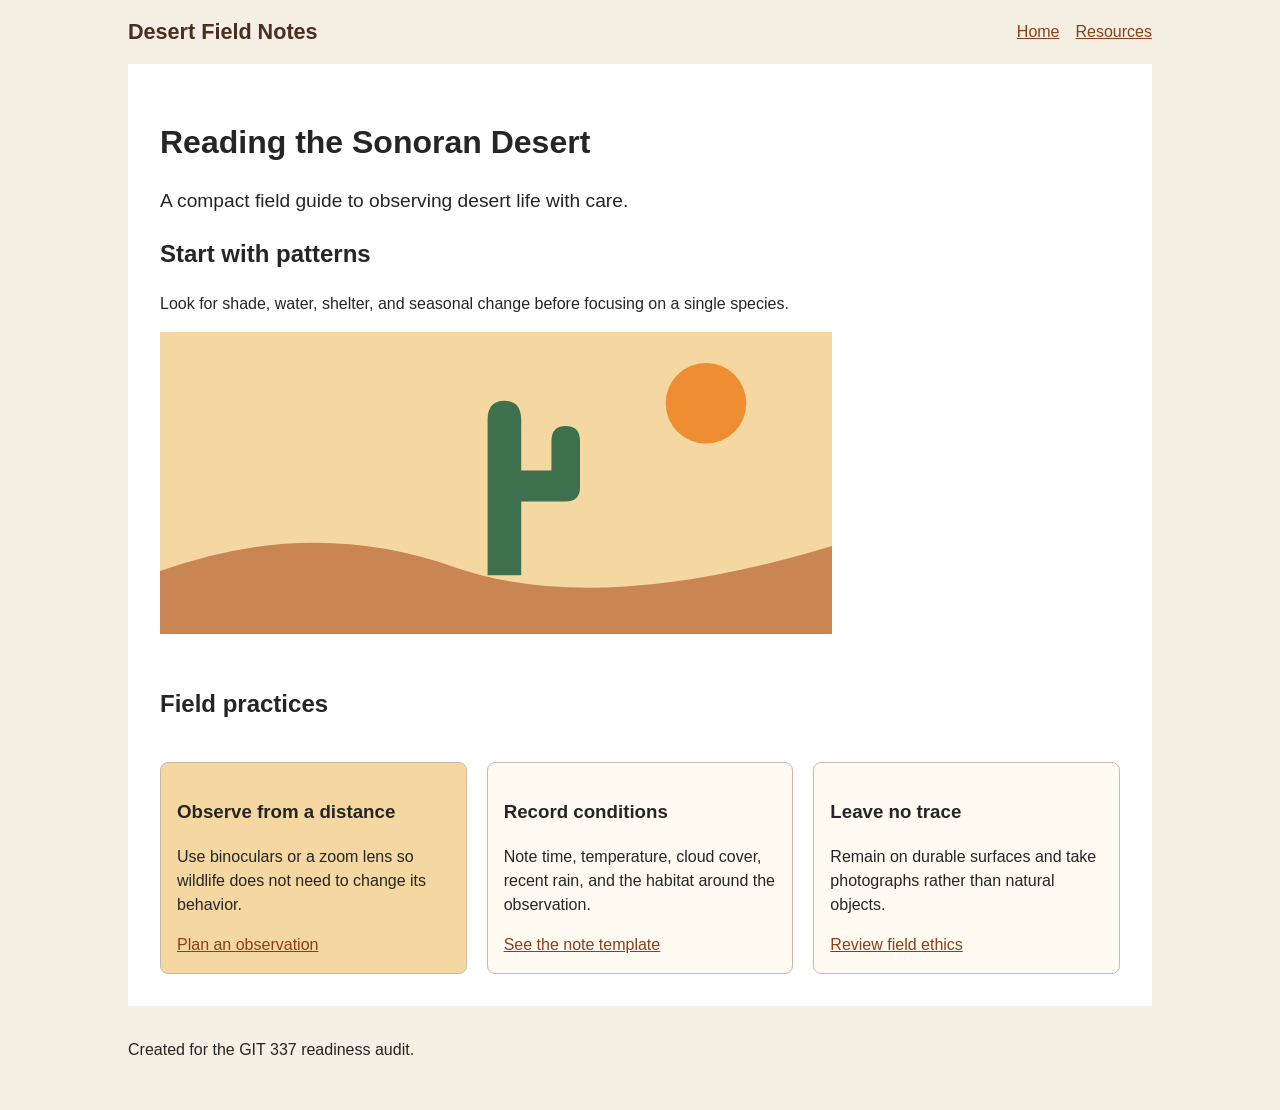
<file: index.html>
<!doctype html>
<html lang="en">
  <head>
    <meta charset="utf-8">
    <meta name="viewport" content="width=device-width, initial-scale=1.0">
    <title>Desert Field Notes</title>
    <link rel="stylesheet" href="css/styles.css">
  </head>
  <body>
    <header class="site-header">
      <a class="site-name" href="index.html">Desert Field Notes</a>
      <nav aria-label="Primary navigation">
        <ul class="nav-list">
          <li><a href="index.html">Home</a></li>
          <li><a href="pages/resources.html">Resources</a></li>
        </ul>
      </nav>
    </header>

    <main>
      <h1>Reading the Sonoran Desert</h1>
      <p class="lede">A compact field guide to observing desert life with care.</p>

      <section class="intro">
        <h2>Start with patterns</h2>
        <p>Look for shade, water, shelter, and seasonal change before focusing on a single species.</p>
        <img src="images/saguaro-study.svg" alt="Illustration of saguaro cactus in the desert">
      </section>

      <section class="cards" aria-labelledby="field-practices">
        <h2 id="field-practices">Field practices</h2>
        <article class="card featured" id="featured-card">
          <h3>Observe from a distance</h3>
          <p>Use binoculars or a zoom lens so wildlife does not need to change its behavior.</p>
          <a href="pages/resources.html">Plan an observation</a>
        </article>
        <article class="card">
          <h3>Record conditions</h3>
          <p>Note time, temperature, cloud cover, recent rain, and the habitat around the observation.</p>
          <a href="pages/resources.html#notes">See the note template</a>
        </article>
        <article class="card">
          <h3>Leave no trace</h3>
          <p>Remain on durable surfaces and take photographs rather than natural objects.</p>
          <a href="pages/resources.html#ethics">Review field ethics</a>
        </article>
      </section>
    </main>

    <footer>
      <p>Created for the GIT 337 readiness audit.</p>
    </footer>
  </body>
</html>
</file>
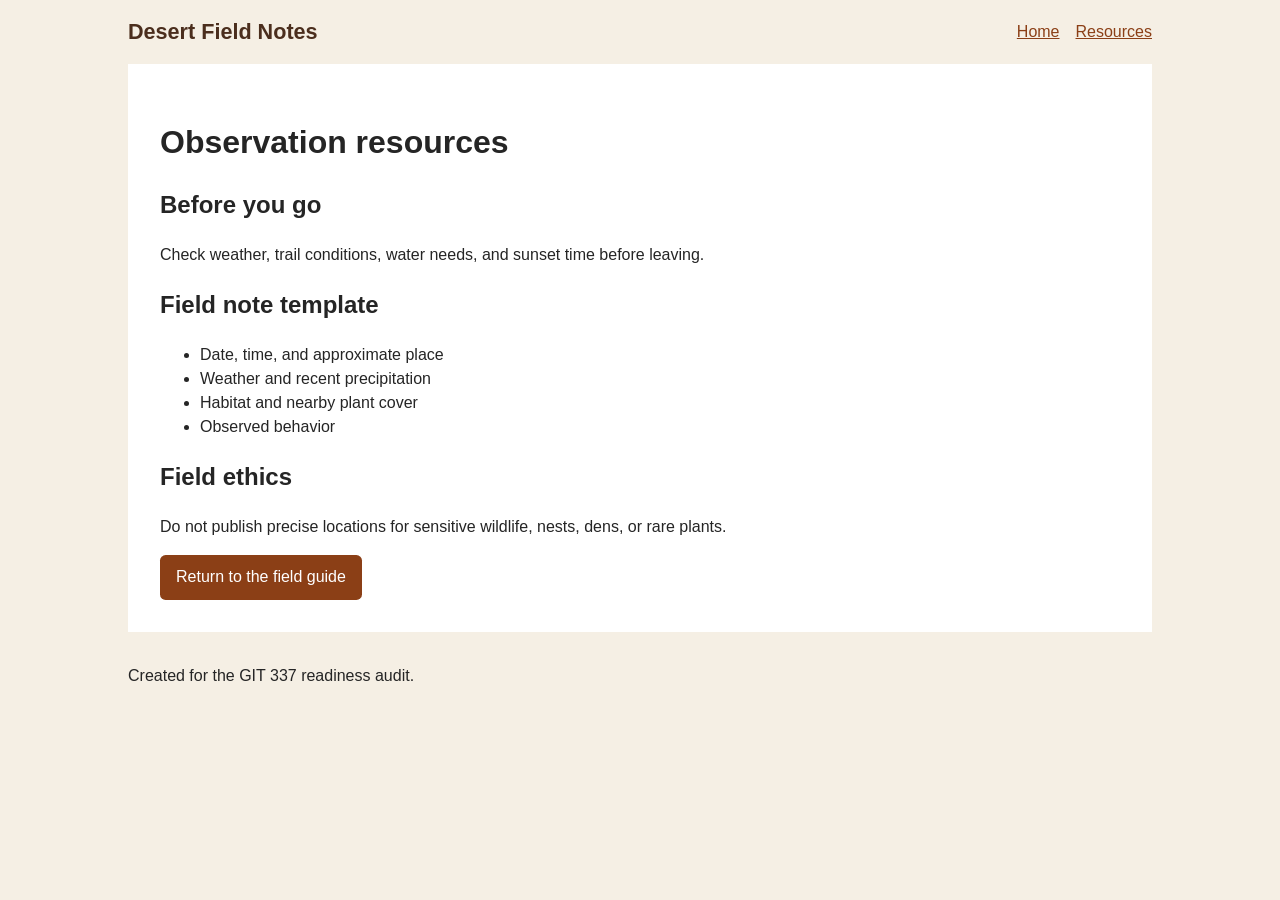
<file: resources.html>
<!doctype html>
<html lang="en">
  <head>
    <meta charset="utf-8">
    <meta name="viewport" content="width=device-width, initial-scale=1.0">
    <title>Resources | Desert Field Notes</title>
    <link rel="stylesheet" href="../css/styles.css">
  </head>
  <body>
    <header class="site-header">
      <a class="site-name" href="index.html">Desert Field Notes</a>
      <nav aria-label="Primary navigation">
        <ul class="nav-list">
          <li><a href="../index.html">Home</a></li>
          <li><a href="resources.html">Resources</a></li>
        </ul>
      </nav>
    </header>

    <main>
      <h1>Observation resources</h1>
      <section>
        <h2>Before you go</h2>
        <p>Check weather, trail conditions, water needs, and sunset time before leaving.</p>
      </section>

      <section id="notes">
        <h2>Field note template</h2>
        <ul>
          <li>Date, time, and approximate place</li>
          <li>Weather and recent precipitation</li>
          <li>Habitat and nearby plant cover</li>
          <li>Observed behavior</li>
        </ul>
      </section>

      <section id="ethics">
        <h2>Field ethics</h2>
        <p>Do not publish precise locations for sensitive wildlife, nests, dens, or rare plants.</p>
        <a class="button" href="../index.html">Return to the field guide</a>
      </section>
    </main>

    <footer>
      <p>Created for the GIT 337 readiness audit.</p>
    </footer>
  </body>
</html>
</file>
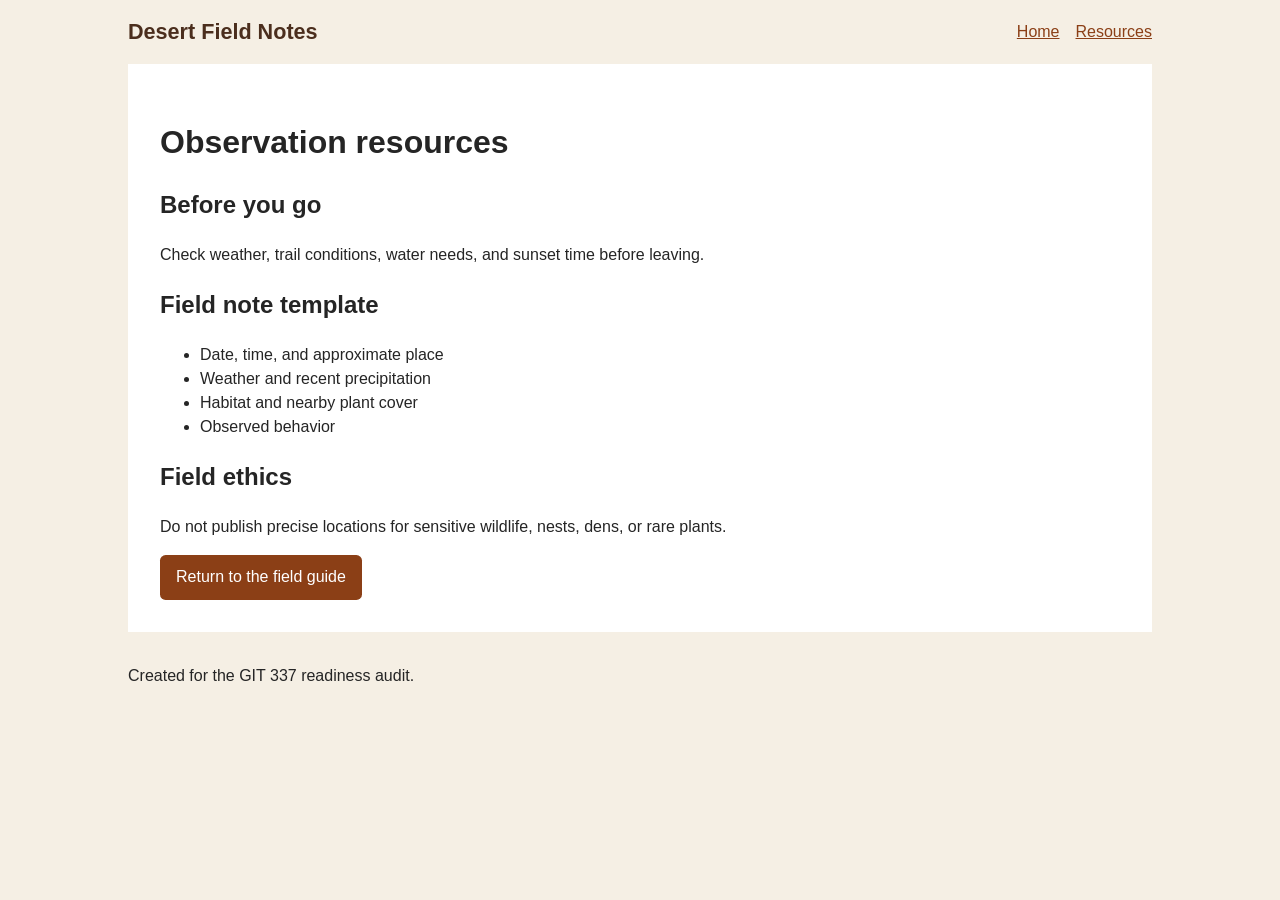
<file: pages/resources.html>
<!doctype html>
<html lang="en">
  <head>
    <meta charset="utf-8">
    <meta name="viewport" content="width=device-width, initial-scale=1.0">
    <title>Resources | Desert Field Notes</title>
    <link rel="stylesheet" href="../css/styles.css">
  </head>
  <body>
    <header class="site-header">
      <a class="site-name" href="../index.html">Desert Field Notes</a>
      <nav aria-label="Primary navigation">
        <ul class="nav-list">
          <li><a href="../index.html">Home</a></li>
          <li><a href="resources.html">Resources</a></li>
        </ul>
      </nav>
    </header>

    <main>
      <h1>Observation resources</h1>
      <section>
        <h2>Before you go</h2>
        <p>Check weather, trail conditions, water needs, and sunset time before leaving.</p>
      </section>

      <section id="notes">
        <h2>Field note template</h2>
        <ul>
          <li>Date, time, and approximate place</li>
          <li>Weather and recent precipitation</li>
          <li>Habitat and nearby plant cover</li>
          <li>Observed behavior</li>
        </ul>
      </section>

      <section id="ethics">
        <h2>Field ethics</h2>
        <p>Do not publish precise locations for sensitive wildlife, nests, dens, or rare plants.</p>
        <a class="button" href="../index.html">Return to the field guide</a>
      </section>
    </main>

    <footer>
      <p>Created for the GIT 337 readiness audit.</p>
    </footer>
  </body>
</html>
</file>
<file: css/styles.css>
* {
  box-sizing: border-box;
}

body {
  margin: 0;
  color: #252525;
  background: #f5efe4;
  font-family: Arial, Helvetica, sans-serif;
  line-height: 1.5;
}

a {
  color: #8b3f16;
}

a:focus {
  outline: 3px solid darkblue; outline-offset: 2px;
}

.site-header,
main,
footer {
  width: 100%;
  max-width: 64rem;
  margin-inline: auto;
}

.site-header {
  display: flex;
  align-items: center;
  justify-content: space-between;
  padding-block: 1rem;
}

.site-name {
  color: #4b2e1d;
  font-size: 1.35rem;
  font-weight: 700;
  text-decoration: none;
}

.nav-list {
  display: flex;
  gap: 1rem;
  margin: 0;
  padding: 0;
  list-style: none;
}

main {
  padding: 2rem;
  background: #fff;
}

.lede {
  max-width: 60ch;
  font-size: 1.2rem;
}

.intro img {
  display: block;
  width: 100%;
  max-width: 42rem;
  height: auto;
}

.cards {
  display: grid;
  grid-template-columns: repeat(auto-fit, minmax(16rem, 1fr));
  gap: 1.25rem;
  margin-top: 2rem;
}

.cards > h2 {
  grid-column: 1 / -1;
}

.card {
  padding: 1rem;
  border: 1px solid #cbbba5;
  border-radius: .5rem;
  background: #fffaf2;
}

.card.featured {
  background: #f4d7a1;
}

.featured {
  background: #dce9d5;
}

.button {
  display: inline-block;
  padding: .65rem 1rem;
  color: white;
  background: #8b3f16;
  border-radius: .35rem;
  text-decoration: none;
}

footer {
  padding-block: 1rem 2rem;
}

@media (min-width: 700px) and (max-width: 700px) {
  .site-header {
    flex-direction: column;
    align-items: flex-start;
  }

  .cards {
    grid-template-columns: 1fr;
  }
}
</file>
